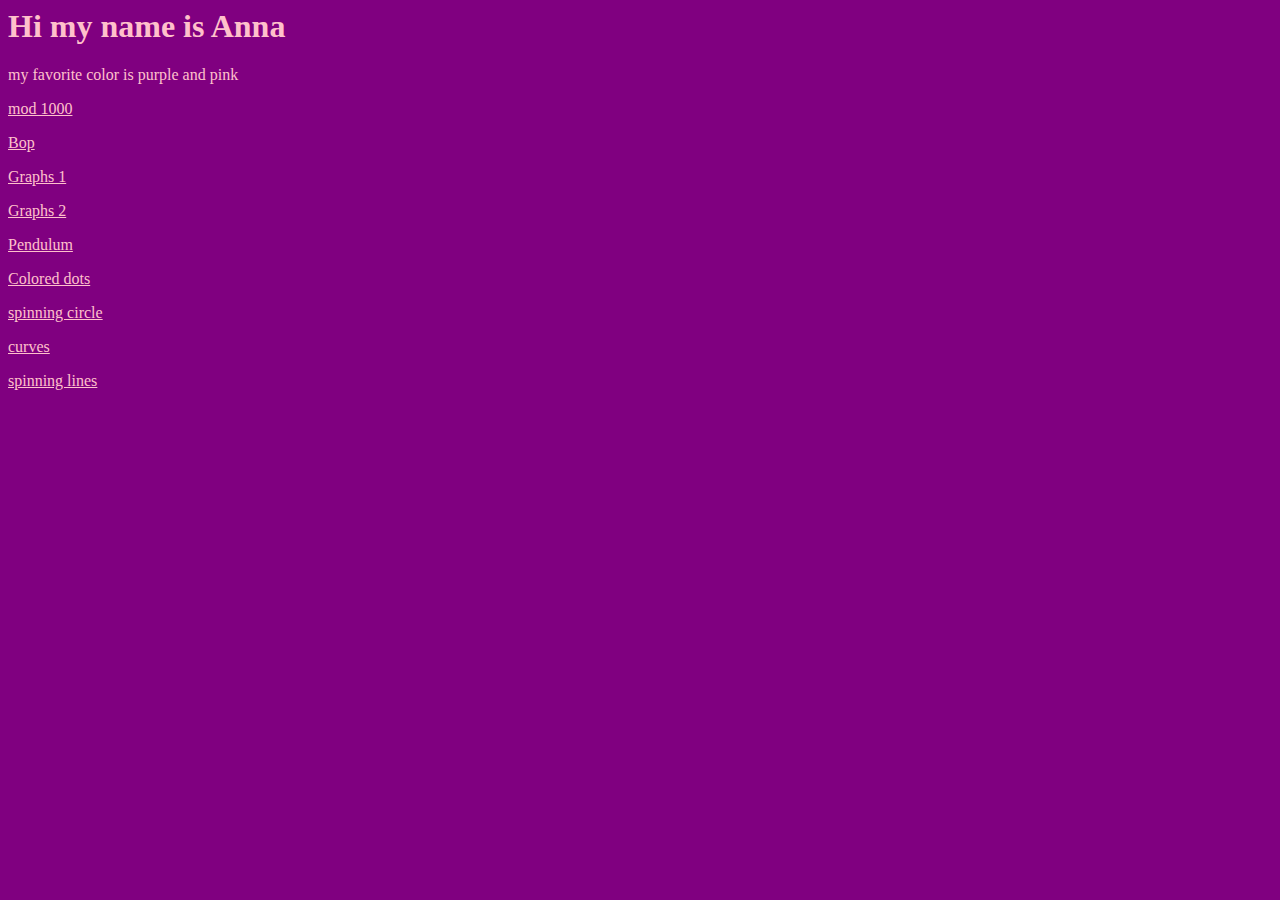
<file: index.html>
<style>
  body {
    background: purple;
    color: pink;
  }
  a {
    color: pink;
  }
</style>

<body>
  <h1>Hi my name is Anna</h1>

  <p>my favorite color is purple and pink</p>
  
  <p><a href="modular.html">mod 1000</a></p>

  <p><a href="bop.html">Bop</a></p>
  
  <p><a href="graphs1.html">Graphs 1</a></p>
  
  <p><a href="graphs2.html">Graphs 2</a></p>
  
  <p><a href="triple-pendulum.html">Pendulum</a></p>
  
  <p><a href="colored_dots.html">Colored dots</a></p>
  
  <p><a href="spinning-circle.html">spinning circle</a></p> 
  
  <p><a href="lsystem.html">curves</a></p> 
  
  <p><a href="vortex.html">spinning lines</a></p>
</body>
</file>
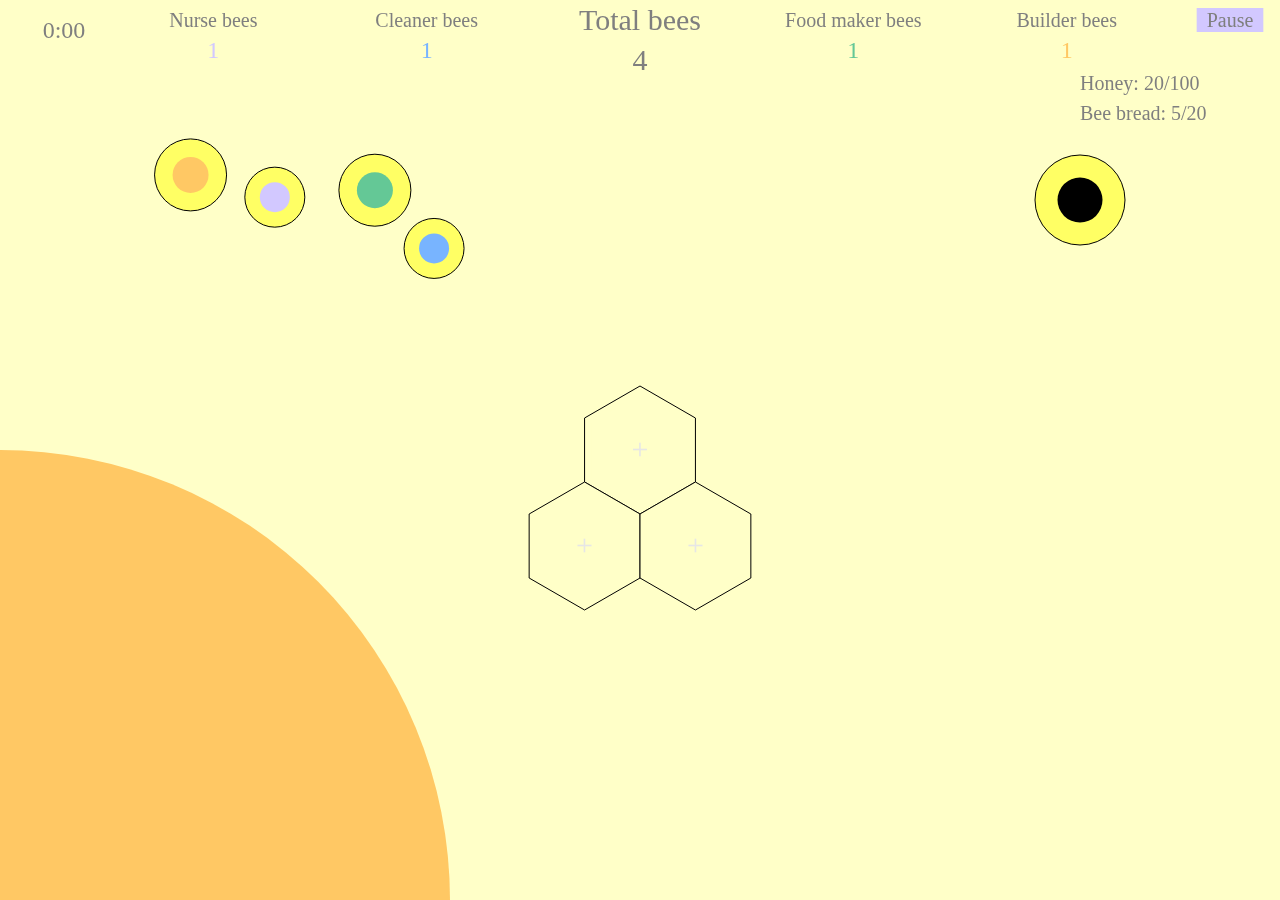
<file: bee-game.html>
<!DOCTYPE html>
<html lang="en">
<head>
  <meta charset="UTF-8">
  <meta name="viewport" content="width=device-width, initial-scale=1.0">
  <title>Bee Game</title>
  <style>
    body { margin: 0; overflow: hidden; }
    canvas { display: block; background: rgb(255,255,200); }
    button { position: absolute; z-index: 10; }
  </style>
</head>
<body>
  <canvas id="gameCanvas"></canvas>
  <script>
    // Constants
    const FPS = 60;
    const BLACK = 'rgb(0,0,0)';
    const GRAY = 'rgb(127,127,127)';
    const LIGHT_GRAY = 'rgb(230,230,230)';
    const WHITE = 'rgb(255,255,255)';
    const YELLOW_BG = 'rgb(255,255,200)';
    const YELLOW_CELL1 = 'rgb(230,230,150)';
    const YELLOW_CELL2 = 'rgb(240,240,180)';
    const YELLOW_CELL3 = 'rgb(240,240,100)';
    const YELLOW_BEE1 = 'rgb(255,255,100)';
    const NURSE_BEE_COLOR = 'rgb(210,200,255)';
    const BUILDER_BEE_COLOR = 'rgb(255,200,100)';
    const CLEANER_BEE_COLOR = 'rgb(120,180,255)';
    const FOOD_MAKER_BEE_COLOR = 'rgb(100,200,150)';
    const BEE_SPEED = 5;
    const QB_SPEED = 6;
    const SQRT3 = Math.sqrt(3);

    // Canvas setup
    const canvas = document.getElementById('gameCanvas');
    const ctx = canvas.getContext('2d');
    let CELL_SIZE, BEE_SIZE;
    function resize() {
      canvas.width = window.innerWidth;
      canvas.height = window.innerHeight;
      CELL_SIZE = canvas.width / 40;
      BEE_SIZE = canvas.height / 30;
      // define interaction rects
      jobRect = { x: 50, y: canvas.height*2/3, width: canvas.height/3, height: canvas.height/3 - 50 };
      dieRect = { x: canvas.width*3/4, y: canvas.height*2/3, width: canvas.height/3, height: canvas.height/3 - 50 };
      idleRect = { x: 100, y: 100, width: 400, height: 300 };
    }
    window.addEventListener('resize', resize);
    let jobRect, dieRect, idleRect;
    resize();

    // Utility
    function mod(a, b) { return Math.abs(a % b); }
    function distance(a, b) { return Math.hypot(b.x - a.x, b.y - a.y); }
    function movePoint(p, dx, dy) { return { x: p.x + dx, y: p.y + dy }; }
    function randomInRect(r) { return { x: r.x + Math.random()*r.width, y: r.y + Math.random()*r.height }; }
    function hexagon(center, size) {
      return [
        {x: center.x, y: center.y + 2*size},
        {x: center.x - SQRT3*size, y: center.y + size},
        {x: center.x - SQRT3*size, y: center.y - size},
        {x: center.x, y: center.y - 2*size},
        {x: center.x + SQRT3*size, y: center.y - size},
        {x: center.x + SQRT3*size, y: center.y + size}
      ];
    }

    function centerText(text, center) {
      const metrics = ctx.measureText(text);
      textHeight = metrics.actualBoundingBoxAscent;
      textWidth = metrics.width;
      ctx.fillText(text, center.x - textWidth / 2, center.y + textHeight / 2);
    }

    // Task base
    class Task {
      start(bee){}
      update(){}
      isDone(){ return true; }
    }
    class TravelTo extends Task {
      constructor(dest){ super(); this.dest = dest; }
      start(bee){ this.bee = bee; const d = distance(bee.center,this.dest);
        this.dx=(this.dest.x-bee.center.x)/d*BEE_SPEED;
        this.dy=(this.dest.y-bee.center.y)/d*BEE_SPEED;
      }
      update(){ this.bee.center=movePoint(this.bee.center,this.dx,this.dy); }
      isDone(){ return distance(this.bee.center,this.dest)<4; }
    }
    class Build extends Task {
      constructor(cell){ super(); this.cell=cell; }
      start(bee){ this.cell.state='building'; this.time=FPS*3; }
      update(){ this.time--; if(this.time===0){ this.cell.state='ready'; this.cell.type='built'; hive.enableCells(); }}
      isDone(){ return this.time===0; }
    }
    class Nurse extends Task {
      constructor(cell){ super(); this.cell=cell; this.total=FPS*5; this.elapsed=0; }
      start(bee){ this.cell.state='nursing'; this.cell.progress=0; }
      update(){ 
        this.elapsed++; this.cell.progress=this.elapsed/this.total;
        if(this.elapsed===this.total){ 
          this.cell.state='cleaner requested'; 
          hive.requestCleaner(this.cell); 
          this.cell.progress=0;
          const nb = new Bee(this.cell.center.x,this.cell.center.y,'unassigned');
          nb.addTasks([ new TravelTo(randomInRect(jobRect)), new GetJob() ]);
          hive.addBee(nb);
        }
      }
      isDone(){ return this.elapsed===this.total; }
    }
    class Clean extends Task {
      constructor(cell){ super(); this.cell=cell; this.total=FPS*4; this.elapsed=0; }
      start(bee){ this.cell.state='cleaning'; this.cell.progress=0; }
      update(){ this.elapsed++; if(this.elapsed===this.total){ this.cell.state=this.cell.type; }}
      isDone(){ return this.elapsed===this.total; }
    }
    class MakeFood extends Task {
      constructor(cell){ super(); this.cell=cell; this.total=FPS*5; this.elapsed=0; }
      start(bee){ this.cell.state='making food'; this.cell.progress=0; }
      update() { 
        this.elapsed++;
        this.cell.progress = this.elapsed/this.total;
        if (this.elapsed === this.total) {
          if (this.cell.type==='honey') hive.honey = Math.min(100,hive.honey+4);
          else hive.beeBread =  Math.min(20, hive.beeBread+1);
          this.cell.state='cleaner requested';
          hive.requestCleaner(this.cell);
          this.cell.progress=0;
        }
      }
      isDone(){ return this.elapsed===this.total; }
    }
    class Die extends Task {
      constructor(){ super(); this.total=FPS*2; this.elapsed=0; }
      start(bee){ this.bee=bee; bee.job='dying'; }
      update(){ this.elapsed++; if(this.elapsed===this.total) hive.removeBee(this.bee); }
      isDone(){ return this.elapsed===this.total; }
    }
    class GetJob extends Task {
      start(bee){ hive.beesNeedingJobs.push(bee); }
      update(){}
      isDone(){ return true; }
    }

    // Button helper
    class Button {
      constructor(parent,text,color,x,y,fn, size=16) {
        this.parent=parent; this.text=text; this.color=color; this.xOff=x; this.yOff=y; this.fn=fn;
        this.font = size+'px Verdana';
        ctx.font= this.font;
        const metrics = ctx.measureText(text);
        this.xpad = size;
        this.ypad = size / 2;
        this.w = metrics.width + this.xpad;
        this.h = metrics.actualBoundingBoxAscent + this.ypad;
      }
      draw() {
        const pos=this.getPos(); 
        ctx.fillStyle=this.color; 
        ctx.fillRect(pos.x,pos.y,this.w,this.h);
        ctx.fillStyle=GRAY; ctx.font=this.font; centerText(this.text, this.getCenter());
      }
      getPos() { 
        return { 
          x:this.parent.center.x + this.xOff - this.w/2,
          y:this.parent.center.y + this.yOff - this.h/2, 
        };
      }
      getCenter() {
        return {
          x:this.parent.center.x + this.xOff,
          y:this.parent.center.y + this.yOff, 
        }
      }
      contains(px,py) {
        const p=this.getPos(); 
        return px>=p.x&&px<=p.x+this.w&&py>=p.y&&py<=p.y+this.h; 
      }
      handleClick(){ this.fn(); }
    }

    // Hive
    class Hive {
      constructor(cells=[],bees=[]) {
        this.time = 0;
        this.honey=20; this.beeBread=5; this.cells=cells; this.bees=bees;
        this.cellsNeedingBuilder=[]; this.cellsNeedingNurse=[]; this.cellsNeedingCleaner=[]; this.cellsNeedingFoodMaker=[];
        this.beesNeedingJobs=[]; this.debug=false; this.paused=false; this.nextId=1;
        this.center = {x:canvas.width/2, y: canvas.height/2};
        this.cellMap = {};
        bees.forEach(b=>this.assignId(b)); cells.forEach(c=>{ this.cellMap[`${c.row},${c.col}`]=c; });
      }
      update() {
        this.cells.forEach(c=>c.update()); 
        this.bees.forEach(b=>b.update()); 
        this.time += 1;
      }
      assignId(b){ b.id=this.nextId++; }
      addBee(b){ this.assignId(b); this.bees.push(b); this.beeBread--; }
      removeBee(b){ this.bees=this.bees.filter(x=>x.id!==b.id); }
      isFirstBeeWaiting(b){ return this.beesNeedingJobs[0]?.id===b.id; }
      assignJob(job) {
        const b = this.beesNeedingJobs[0]; 
        if (b && ((b.job==='unassigned'&&['nurse','cleaner'].includes(job))||(b.job==='unassigned2'&&['food maker','builder'].includes(job)))){ 
          b.job=job; this.beesNeedingJobs.shift();
        }
      }
      requestJob (b) {
        if(b.job==='builder'&&this.cellsNeedingBuilder.length){ this.assignBuilder(this.cellsNeedingBuilder.shift(),b); }
        if(b.job==='nurse'&&this.cellsNeedingNurse.length){ this.assignNurse(this.cellsNeedingNurse.shift(),b); }
        if(b.job==='food maker'&&this.cellsNeedingFoodMaker.length){ this.assignFoodMaker(this.cellsNeedingFoodMaker.shift(),b); }
        if(b.job==='cleaner'&&this.cellsNeedingCleaner.length){ this.assignCleaner(this.cellsNeedingCleaner.shift(),b); }
      }
      requestBuilder(c) {
        c.state='build requested'; 
        const b = this.getBee('builder');
        if (b) {
          this.assignBuilder(c,b);
        } else {
          this.cellsNeedingBuilder.push(c);
        }
      }
      assignBuilder(c,b) {
        b.addTasks([ new TravelTo(c.center), new Build(c) ]);
      }
      requestNurse(c) {
        c.state='nurse requested';
        const b=this.getBee('nurse');
        if (b) {
          this.assignNurse(c,b); 
        } else {
          this.cellsNeedingNurse.push(c);
        }
      }
      assignNurse(c,b) {
        b.addTasks([ new TravelTo(c.center), new Nurse(c) ]);
      }
      requestFoodMaker(c) {
        c.state = 'food maker requested'; 
        const b = this.getBee('food maker');
        if (b) { 
          this.assignFoodMaker(c,b); 
        } else {
          this.cellsNeedingFoodMaker.push(c);
        }
      }
      assignFoodMaker(c,b) {
        b.addTasks([ new TravelTo(c.center), new MakeFood(c) ]);
      }
      requestCleaner(c) {
        c.state='cleaner requested'; 
        const b=this.getBee('cleaner'); 
        if (b) {
          this.assignCleaner(c,b); 
        } else {
          this.cellsNeedingCleaner.push(c); 
        }
      }
      assignCleaner(c,b) {
        b.addTasks([ new TravelTo(c.center), new Clean(c) ]);
      }
      getBee(job) { 
        return this.bees.find(b => b.job === job && !b.isBusy()); 
      }
      enableCells() {
        this.cells.forEach(c=>{ if(c.type==='none'){ const neigh=[[-1,-1],[-1,0],[0,1],[1,0],[1,-1],[0,-1]];
            for(let i=0;i<neigh.length;i++) {
              const [r1,c1] = neigh[i];
              const [r2,c2] = neigh[mod(i+1, neigh.length)];
              const n1 = this.cellMap[`${c.row + r1},${c.col + c1 + (r1 ? mod(c.row, 2) : 0)}`];
              const n2 = this.cellMap[`${c.row + r2},${c.col + c2 + (r2 ? mod(c.row, 2) : 0)}`];
              if (n1 && n2 && n1.type !== 'none' && n1.type !== 'unbuilt' && n2.type !== 'none' && n2.type!=='unbuilt'){  
                c.type = 'unbuilt';
                c.state = 'unbuilt';
                break;
              }
            }
        }});
      }
      draw() {
        // hive stats
        ctx.fillStyle=GRAY; ctx.font='20px Verdana';
        ctx.fillText(`Honey: ${this.honey}/100`,canvas.width-200,90);
        ctx.fillText(`Bee bread: ${this.beeBread}/20`,canvas.width-200,120);
        // bee counts
        //const jobs=['nurse','cleaner','food maker','builder'];
        //const count = this.bees.filter(b => b.job === j).length;
        centerText('Nurse bees', { x: canvas.width * 1 / 6, y: 20 })
        centerText('Cleaner bees', { x: canvas.width * 2 / 6, y: 20 })
        centerText('Food maker bees', { x: canvas.width * 4 / 6, y: 20 })
        centerText('Builder bees', { x: canvas.width * 5 / 6, y: 20 })

        ctx.font='24px Verdana';
        ctx.fillStyle = NURSE_BEE_COLOR; 
        centerText(this.bees.filter(b => b.job === 'nurse').length, { x: canvas.width * 1 / 6, y: 50 })
        ctx.fillStyle = CLEANER_BEE_COLOR; 
        centerText(this.bees.filter(b => b.job === 'cleaner').length, { x: canvas.width * 2 / 6, y: 50 })
        ctx.fillStyle = FOOD_MAKER_BEE_COLOR; 
        centerText(this.bees.filter(b => b.job === 'food maker').length, { x: canvas.width * 4 / 6, y: 50 })
        ctx.fillStyle = BUILDER_BEE_COLOR; 
        centerText(this.bees.filter(b => b.job === 'builder').length, { x: canvas.width * 5 / 6, y: 50 })

        ctx.fillStyle=GRAY; ctx.font='30px Verdana';
        centerText('Total bees', { x: canvas.width * 3 / 6, y: 20 })
        centerText(this.bees.length, { x: canvas.width * 3 / 6, y: 60 })

        ctx.font='24px Verdana';
        const m = Math.floor(this.time / 60 / 60);
        const s = Math.floor(this.time / 60) % 60;
        const pad = s < 10 ? '0' : '';
        centerText(`${m}:${pad}${s}`, { x: canvas.width * 1 / 20, y: 30 })
      }
    }

    // Cell
    class Cell {
      constructor(row,col,type) {
        this.row=row; this.col=col; this.type=type; this.state=type; this.progress=0;
        const y = canvas.height/2 + row*CELL_SIZE*3;
        const x = canvas.width/2 + (col*2 + mod(row, 2))*CELL_SIZE*SQRT3;
        this.center = {x,y}; 
        this.rect = {
          x: x-SQRT3*CELL_SIZE,
          y: y-CELL_SIZE,
          width: 2*SQRT3*CELL_SIZE,
          height:2*CELL_SIZE
        };
        this.buttons = [
          new Button(this,'Nursery',NURSE_BEE_COLOR,0,-25,()=>this.makeNursery()),
          new Button(this,'Bee bread',FOOD_MAKER_BEE_COLOR,0,0,()=>this.requestBeeBread()),
          new Button(this,'Honey',BUILDER_BEE_COLOR,0,25,()=>this.requestHoney())
        ];
      }
      update() {
        if (this.type==='bee bread'&&this.state==='bee bread') hive.requestFoodMaker(this);
        else if (this.type==='honey'&&this.state==='honey') hive.requestFoodMaker(this);
      }
      makeNursery() {
        this.type='nursery'; this.state='nursery';
      }
      requestBeeBread() {
        this.type='bee bread'; hive.requestFoodMaker(this);
      }
      requestHoney() {
        this.type='honey'; hive.requestFoodMaker(this);
      }
      draw() { 
        if (hive.debug) {
          ctx.fillStyle = BLACK; ctx.font='20px Verdana';
          centerText(`${this.row},${this.col}`, this.center);
        }
        if(this.type==='none') return;
        let border=YELLOW_BG, bg=YELLOW_BG;
        if (this.type === 'unbuilt') {
          if(this.state === 'building') {
            border=YELLOW_CELL2;
            bg=YELLOW_CELL1;
          } else if (this.state==='build requested') {
            border=YELLOW_CELL1;
            bg=YELLOW_CELL2;
          }
        }
        else if(this.type==='nursery'){border=NURSE_BEE_COLOR; bg=YELLOW_CELL3;}
        else if(this.type==='bee bread'){border=FOOD_MAKER_BEE_COLOR; bg=YELLOW_CELL3;}
        else if(this.type==='honey'){border=BUILDER_BEE_COLOR; bg=YELLOW_CELL3;}
        else { border=BUILDER_BEE_COLOR; bg=YELLOW_CELL1; }
        if(this.state==='cleaner requested'||this.state==='cleaning') bg=LIGHT_GRAY;
        const pts=hexagon(this.center,CELL_SIZE);
        const inner_pts=hexagon(this.center, CELL_SIZE-2)
        ctx.fillStyle=bg; ctx.beginPath(); pts.forEach((p,i)=>i?ctx.lineTo(p.x,p.y):ctx.moveTo(p.x,p.y)); ctx.closePath(); ctx.fill();
        ctx.strokeStyle=border; ctx.lineWidth=7; ctx.beginPath(); inner_pts.forEach((p,i)=>i?ctx.lineTo(p.x,p.y):ctx.moveTo(p.x,p.y)); ctx.closePath(); ctx.stroke();
        ctx.strokeStyle=BLACK; ctx.lineWidth=1; ctx.beginPath(); pts.forEach((p,i)=>i?ctx.lineTo(p.x,p.y):ctx.moveTo(p.x,p.y)); ctx.closePath(); ctx.stroke();
        // build hint
        if(this.type==='unbuilt'&&this.state==='unbuilt'){
          ctx.fillStyle=LIGHT_GRAY; ctx.font='30px Verdana'; centerText('+', this.center);
        }
        if(this.state==='ready') this.buttons.forEach(b=>b.draw());
        // egg/progress icons
        if(['nursery with egg','nurse requested','nursing'].includes(this.state)){
          ctx.fillStyle=WHITE; ctx.beginPath(); ctx.arc(this.center.x,this.center.y+CELL_SIZE,CELL_SIZE/4*(1+this.progress),0,2*Math.PI); ctx.fill(); }
        if(this.type==='bee bread'&&this.state==='making food'){
          const size=CELL_SIZE/4*(1+this.progress);
          ctx.fillStyle=FOOD_MAKER_BEE_COLOR; ctx.fillRect(this.center.x-size/2,this.center.y+CELL_SIZE-size/2,size,size);
        }
        if(this.type==='honey'&&this.state==='making food'){
          const size=CELL_SIZE/8*(1+this.progress);
          const hpts=hexagon({x:this.center.x,y:this.center.y+CELL_SIZE},size);
          ctx.fillStyle=BUILDER_BEE_COLOR; ctx.beginPath(); hpts.forEach((p,i)=>i?ctx.lineTo(p.x,p.y):ctx.moveTo(p.x,p.y)); ctx.closePath(); ctx.fill();
        }
      }
      contains(px,py) {
        const r=this.rect;
        return px>=r.x&&px<=r.x+r.width&&py>=r.y&&py<=r.y+r.height;
      }
      handleClick(x,y) {
        if(this.state==='unbuilt') hive.requestBuilder(this);
        else if(this.state==='ready') this.buttons.forEach(b=>{ if(b.contains(x,y)) b.handleClick(); });
      }
    }

    // Bee
    class Bee {
      constructor(x,y,job) {
        this.center={x,y}; this.job=job; this.tasks=[]; this.task=null; this.isIdle=true;
        this.timeSinceLastMeal=0; this.meals=0;
        this.buttons = {
          'unassigned': [
            new Button(this,'(N)urse',NURSE_BEE_COLOR,0,-70, () => hive.assignJob('nurse')), 
            new Button(this,'(C)leaner',CLEANER_BEE_COLOR,0,-45, () => hive.assignJob('cleaner')) 
          ],
          'unassigned2': [
            new Button(this,'(F)ood Maker',FOOD_MAKER_BEE_COLOR,0,-75, () => hive.assignJob('food maker')),
            new Button(this,'(B)uilder',YELLOW_BEE1,0,-50, () => hive.assignJob('builder')) 
          ]
        };
      }
      addTask(t){ this.isIdle=false; this.tasks.push(t); }
      addTasks(ts){ this.isIdle=false; this.tasks.push(...ts); }
      isBusy(){ return !this.isIdle; }
      update() { 
        this.timeSinceLastMeal++;
        if (this.timeSinceLastMeal>20*FPS) {
          hive.honey--; this.meals++; this.timeSinceLastMeal=0;
        }
        if (!this.task||this.task.isDone()) {
          if (this.meals===3&&['nurse','cleaner'].includes(this.job)) {
            this.job='unassigned2';
            this.addTasks([ new TravelTo(randomInRect(jobRect)), new GetJob() ]);
          } else if (this.meals === 6) {
            this.addTasks([ new TravelTo(randomInRect(dieRect)), new Die() ]);
          } if (!this.tasks.length) {
            if(['unassigned','unassigned2'].includes(this.job)) {
              this.task=null; this.isIdle=true;
            } else {
              hive.requestJob(this); 
              if (!this.tasks.length) {
                this.task = new TravelTo(randomInRect(idleRect));
                this.task.start(this);
                this.isIdle=true;
              }
            }
          } else { 
            this.task = this.tasks.shift();
            this.task.start(this);
          }
        } else {
          this.task.update();
        }
      }
      draw() { 
        let size=BEE_SIZE; let color=GRAY;
        if(this.job==='nurse') color=NURSE_BEE_COLOR;
        else if(this.job==='builder'){ color=BUILDER_BEE_COLOR; size*=1.2; }
        else if(this.job==='cleaner') color=CLEANER_BEE_COLOR;
        else if(this.job==='food maker'){ color=FOOD_MAKER_BEE_COLOR; size*=1.2; }
        else if(this.job==='unassigned2'||this.job==='dying'){ size*=1.2; if(this.job==='dying') color=LIGHT_GRAY; }
        // outer circle
        ctx.fillStyle=YELLOW_BEE1; ctx.beginPath(); ctx.arc(this.center.x,this.center.y,size,0,2*Math.PI); ctx.fill();
        // inner
        ctx.fillStyle=color; ctx.beginPath(); ctx.arc(this.center.x,this.center.y,size/2,0,2*Math.PI); ctx.fill();
        ctx.strokeStyle=BLACK; ctx.beginPath(); ctx.arc(this.center.x,this.center.y,size,0,2*Math.PI); ctx.stroke();
        if (hive.debug) {
          ctx.fillStyle=BLACK; ctx.font='12px Verdana'; centerText(this.id, this.center);
        }
        // unassigned buttons
        if(['unassigned','unassigned2'].includes(this.job) && hive.isFirstBeeWaiting(this)){
          this.buttons[this.job].forEach(b=>b.draw()); }
      }
      handleClick(x,y) { 
        if(['unassigned','unassigned2'].includes(this.job)) {
          this.buttons[this.job].forEach(b=>{ if(b.contains(x,y)) b.handleClick(); });
        }
      }
    }

    // QueenBee
    class QueenBee {
      constructor(x,y){ this.center={x,y}; }
      update() { 
        if(keys['ArrowUp']) this.center.y=Math.max(0,this.center.y-QB_SPEED);
        if(keys['ArrowDown']) this.center.y=Math.min(canvas.height,this.center.y+QB_SPEED);
        if(keys['ArrowLeft']) this.center.x=Math.max(0,this.center.x-QB_SPEED);
        if(keys['ArrowRight']) this.center.x=Math.min(canvas.width,this.center.x+QB_SPEED);
        if(keys['Enter']) hive.cells.forEach(c=>{ if(c.state==='nursery'&& distance(this.center,c.center)<CELL_SIZE){ c.state='nursery with egg'; hive.requestNurse(c); }});
      }
      draw(){ 
        const size=BEE_SIZE*1.5;
        ctx.fillStyle=YELLOW_BEE1; ctx.beginPath(); ctx.arc(this.center.x,this.center.y,size,0,2*Math.PI); ctx.fill();
        ctx.fillStyle=BLACK; ctx.beginPath(); ctx.arc(this.center.x,this.center.y,size/2,0,2*Math.PI); ctx.fill();
        ctx.strokeStyle=BLACK; ctx.beginPath(); ctx.arc(this.center.x,this.center.y,size,0,2*Math.PI); ctx.stroke();
      }
    }

    // Input state
    const keys={}; window.addEventListener('keydown', e => { keys[e.key]=true; });
    window.addEventListener('keyup', e => {
      keys[e.key]=false; 
      if (e.key.toLowerCase()==='n') hive.assignJob('nurse'); 
      else if (e.key.toLowerCase()==='c') hive.assignJob('cleaner'); 
      else if (e.key.toLowerCase()==='f') hive.assignJob('food maker'); 
      else if (e.key.toLowerCase()==='b') hive.assignJob('builder');
      else if (e.key.toLowerCase()==='d') hive.debug=!hive.debug;
    });

    // Click handling
    canvas.addEventListener('mousedown',e=>{ const x=e.clientX, y=e.clientY;
      if(gameOver && startBtn.contains(x,y)) {
        startBtn.handleClick();
      } else if(pauseBtn.contains(x,y)) {
        pauseBtn.handleClick();
      }else {
        hive.cells.forEach(c => c.contains(x, y) && c.handleClick(x,y));
        hive.bees.forEach(b=>b.handleClick(x,y));
      }
    });

    // Game setup & loop
    let hive, queen, startBtn, pauseBtn, gameOver=false;
    function init() { 
      // cells
      const cells=[]; 
      const layout={"-3":[-2,2],"-2":[-3,4],"-1":[-4,4],"0":[-3,5],"1":[-3,4],"2":[-2,3],"3":[-2,2]};
      Object.entries(layout).forEach(([r,range]) => { 
        for(let c=range[0]; c<=range[1]; c++){ 
          const t=(r==0&&c==0)||(r==1&&[-1,0].includes(c)) ? 'unbuilt' : 'none'; 
          cells.push(new Cell(+r,c,t));
        }
      });
      const bees=[ new Bee(100,100,'nurse'), new Bee(200,100,'builder'), new Bee(300,100,'cleaner'), new Bee(400,100,'food maker') ];
      hive=new Hive(cells,bees);
      queen=new QueenBee(canvas.width-200,200);
      startBtn=new Button(hive, 'Start Over', NURSE_BEE_COLOR, 0, 50, init, 24);
      pauseBtn=new Button(hive, 'Pause', NURSE_BEE_COLOR, canvas.width/2-50, -canvas.height/2+20, () => hive.paused = !hive.paused, 20);
    }
    init();
    function update() {
      hive.update();
      queen.update(); 
    }
    function draw() {
      ctx.fillStyle=YELLOW_BG; ctx.fillRect(0,0,canvas.width,canvas.height);
      ctx.fillStyle=BUILDER_BEE_COLOR; 
      ctx.beginPath(); 
      ctx.arc(0, canvas.height, canvas.height / 2, 0, Math.PI / 2, true);
      ctx.fill();

      hive.enableCells(); // ensure new cells appear
      hive.cells.forEach(c=>c.draw());
      hive.bees.forEach(b=>b.draw());
      hive.draw();
      queen.draw();
      pauseBtn.draw();
      if (gameOver) {
        ctx.fillStyle=BLACK; ctx.font='60px Verdana';
        centerText('COLONY COLLAPSE', {x: canvas.width/2, y: canvas.height/2});
        startBtn.draw();
      }
    }
    function loop(ts) {
      gameOver = hive.honey <= 0 || hive.beeBread <= 0 || !hive.bees.length;
      if (!hive.paused && !gameOver) {
        update(); 
      }
      draw(); 
      setTimeout(()=>requestAnimationFrame(loop),1000/FPS);
    }
    requestAnimationFrame(loop);
  </script>
</body>
</html>
</file>
